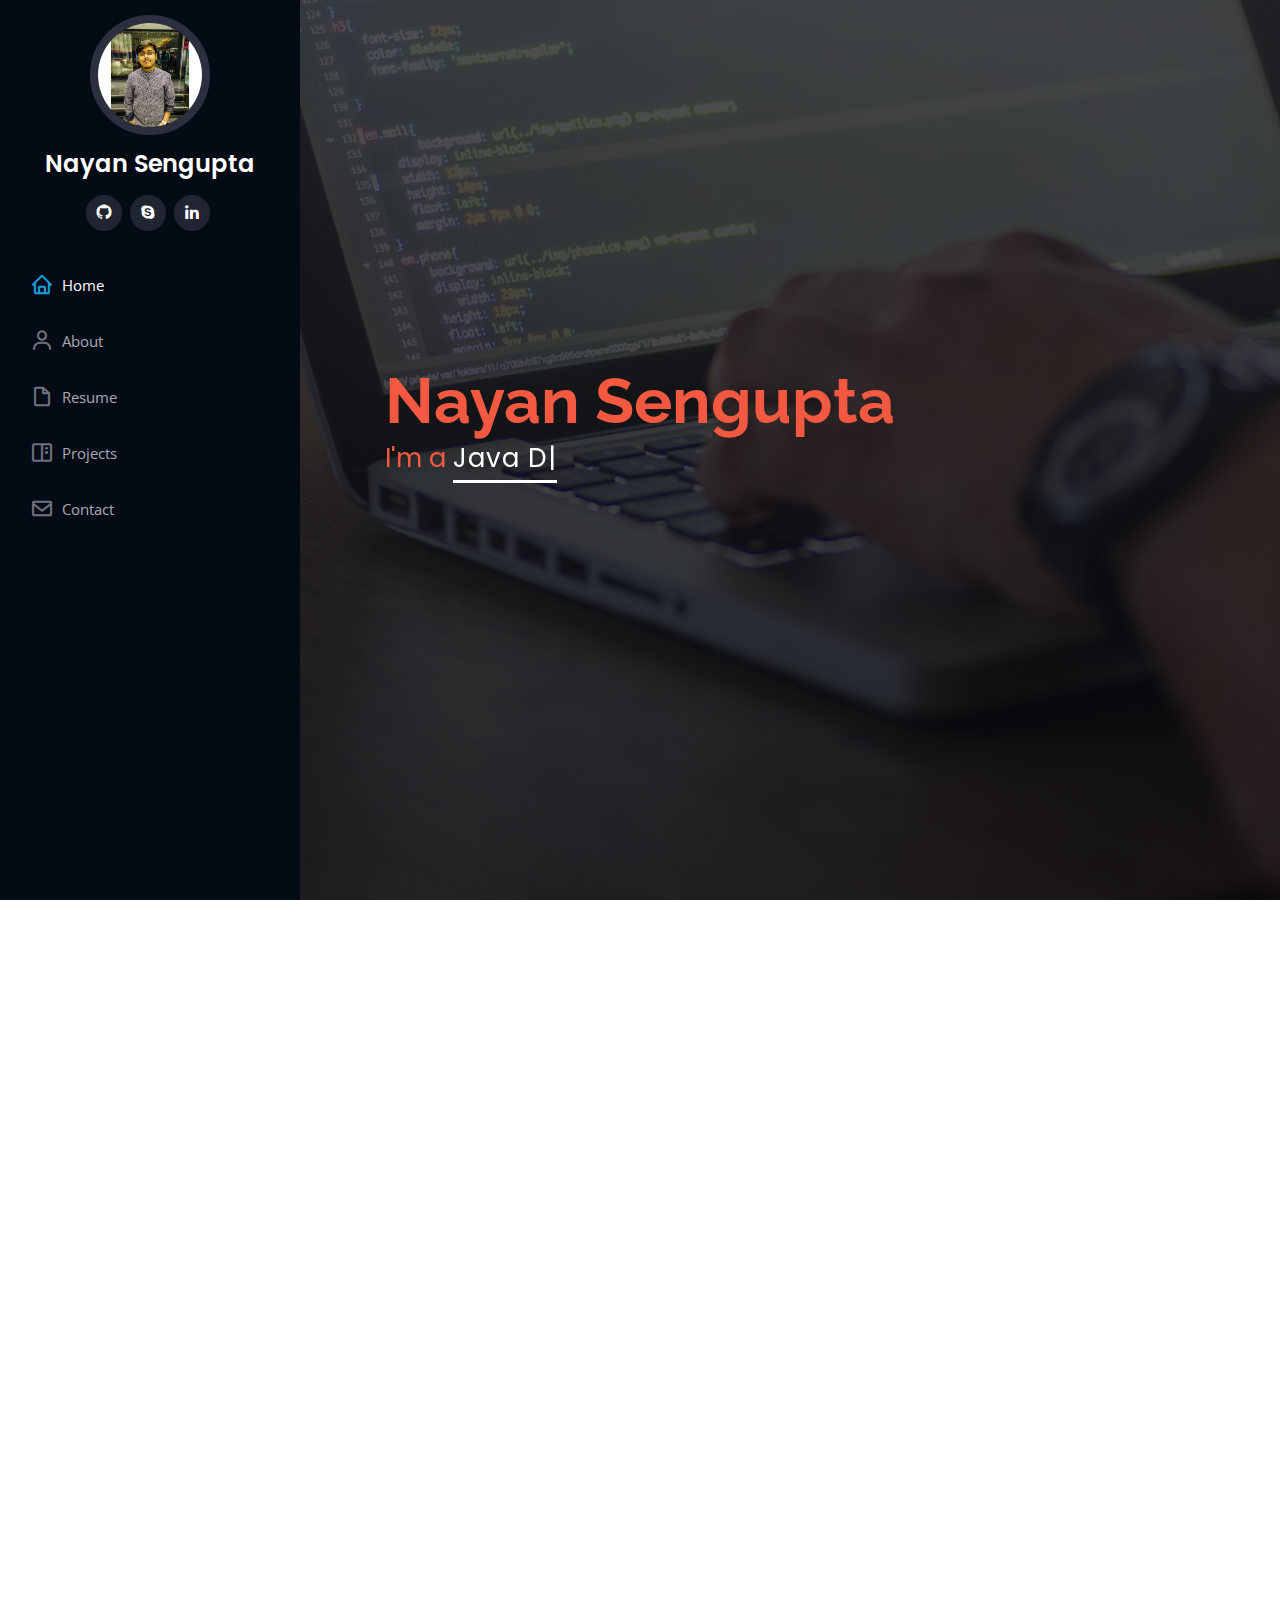
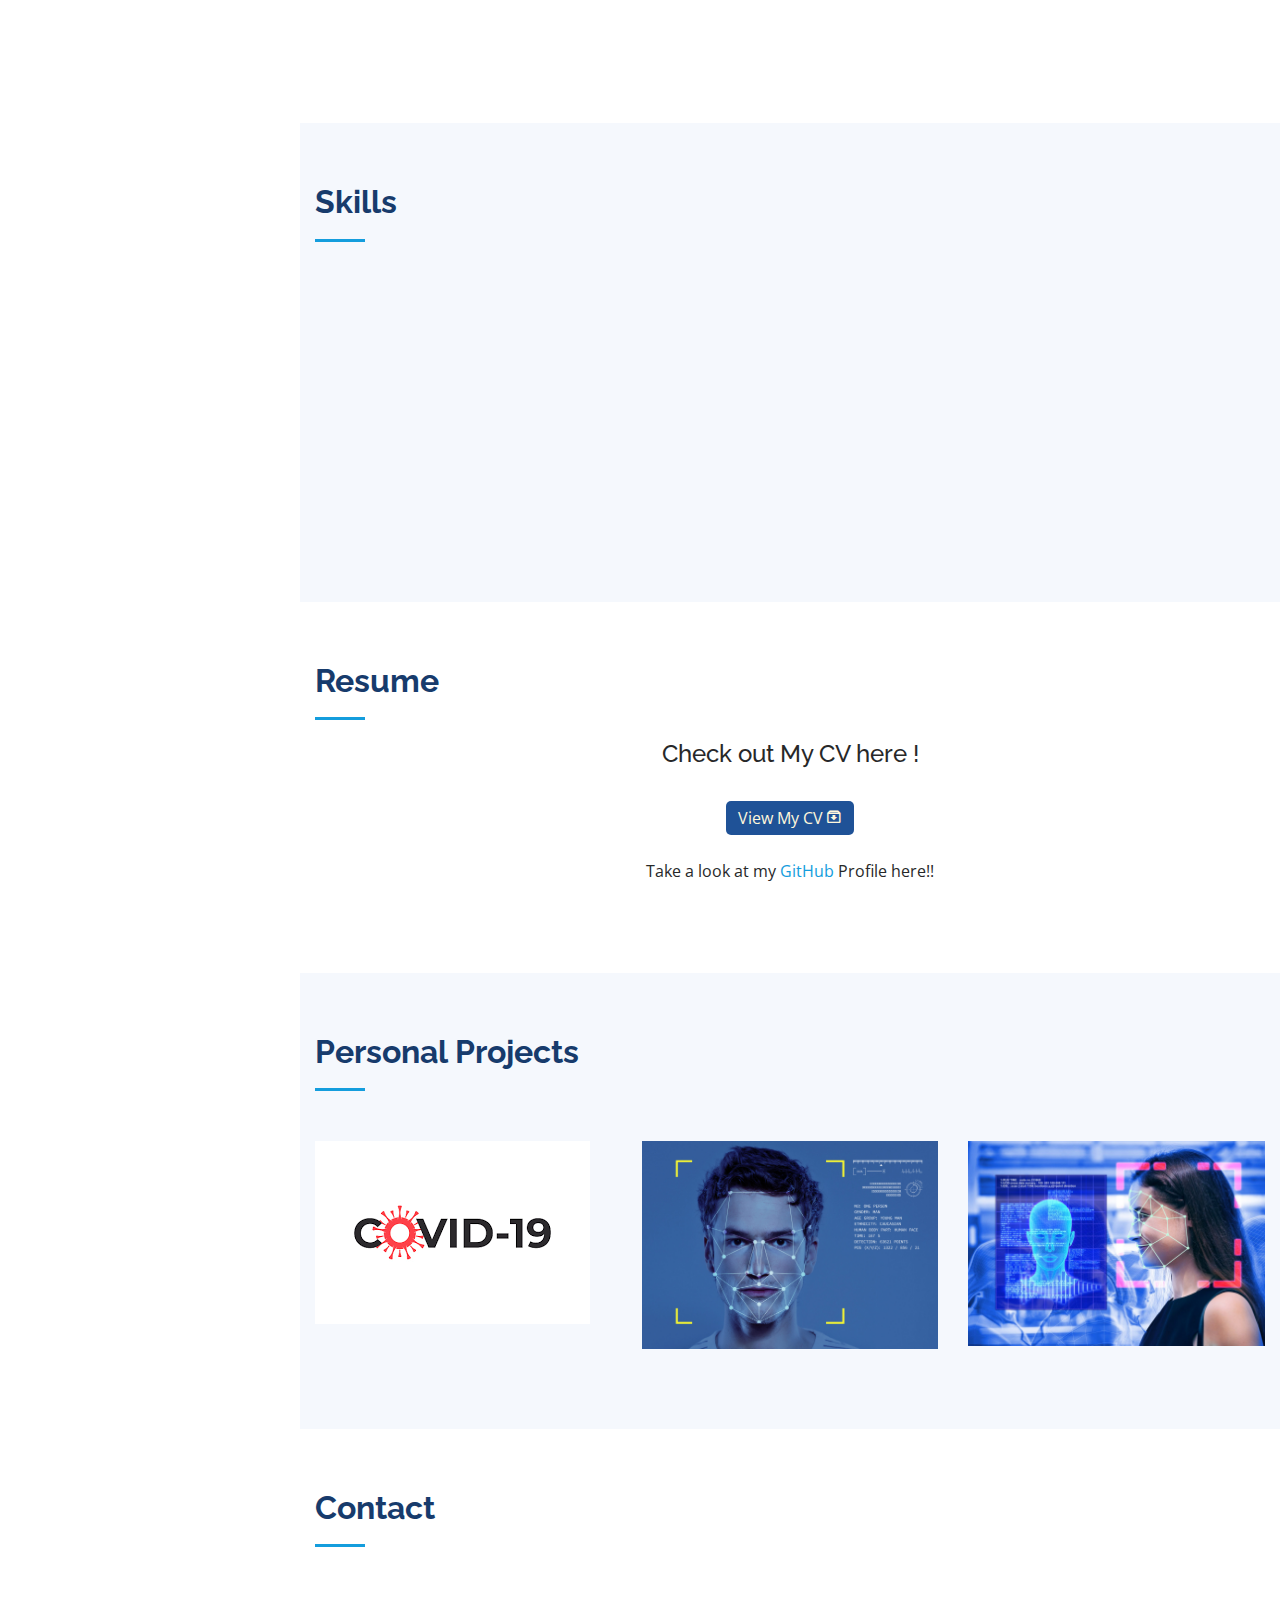
<file: index.html>
<!DOCTYPE html>
<html lang="en">

<head>
    <meta charset="utf-8">
    <meta content="width=device-width, initial-scale=1.0" name="viewport">

    <title>Nayan's Portfolio</title>
    <meta content="" name="description">
    <meta content="" name="keywords">

    <!-- Favicons
  <link href="assets/img/favicon.png" rel="icon">
  <link href="assets/img/apple-touch-icon.png" rel="apple-touch-icon"> -->

    <!-- Google Fonts -->
    <link href="https://fonts.googleapis.com/css?family=Open+Sans:300,300i,400,400i,600,600i,700,700i|Raleway:300,300i,400,400i,500,500i,600,600i,700,700i|Poppins:300,300i,400,400i,500,500i,600,600i,700,700i" rel="stylesheet">
    <!-- Add icon library -->
    <link rel="stylesheet" href="https://cdnjs.cloudflare.com/ajax/libs/font-awesome/4.7.0/css/font-awesome.min.css">

    <!-- Vendor CSS Files -->
    <link href="assets/vendor/bootstrap/css/bootstrap.min.css" rel="stylesheet">
    <link href="assets/vendor/icofont/icofont.min.css" rel="stylesheet">
    <link href="assets/vendor/boxicons/css/boxicons.min.css" rel="stylesheet">
    <link href="assets/vendor/venobox/venobox.css" rel="stylesheet">
    <link href="assets/vendor/owl.carousel/assets/owl.carousel.min.css" rel="stylesheet">
    <link href="assets/vendor/aos/aos.css" rel="stylesheet">

    <!-- Template Main CSS File -->
    <link href="assets/css/style.css" rel="stylesheet">


</head>

<body>

    <!-- ======= Mobile nav toggle button ======= -->
    <button type="button" class="mobile-nav-toggle d-xl-none"><i class="icofont-navigation-menu"></i></button>

    <!-- ======= Header ======= -->
    <header id="header">
        <div class="d-flex flex-column">

            <div class="profile">
                <img src="assets/img/portfolio_dp.jpeg" alt="" class="img-fluid rounded-circle">
                <h1 class="text-light"><a href="index.html">Nayan Sengupta</a></h1>
                <div class="social-links mt-3 text-center">

                    <a href="https://github.com/Nayansengupta99" class="github"><i class="bx bxl-github"></i></a>
                    <a href="#" class="google-plus"><i class="bx bxl-skype"></i></a>
                    <a href="https://www.linkedin.com/in/nayan-sengupta-398999160/" class="linkedin"><i
              class="bx bxl-linkedin"></i></a>
                </div>
            </div>

            <nav class="nav-menu">
                <ul>
                    <li class="active"><a href="index.html"><i class="bx bx-home"></i> <span>Home</span></a></li>
                    <li><a href="#about"><i class="bx bx-user"></i> <span>About</span></a></li>
                    <li><a href="#resume"><i class="bx bx-file-blank"></i> <span>Resume</span></a></li>
                    <li><a href="#portfolio"><i class="bx bx-book-content"></i> Projects</a></li>
                    <li><a href="#contact"><i class="bx bx-envelope"></i> Contact</a></li>

                </ul>
            </nav>
            <!-- .nav-menu -->
            <button type="button" class="mobile-nav-toggle d-xl-none"><i class="icofont-navigation-menu"></i></button>

        </div>
    </header>
    <!-- End Header -->

    <!-- ======= Hero Section ======= -->
    <section id="hero" class="d-flex flex-column justify-content-center align-items-center">
        <div class="hero-container" data-aos="fade-in">
            <h1 style="color:rgb(243, 89, 65);">Nayan Sengupta</h1>
            <p style="color:rgb(243, 89, 65);">I'm a <span class="typed" data-typed-items="Java Developer, Competitive Coder"></span></p>
        </div>
    </section>
    <!-- End Hero -->

    <main id="main">

        <!-- ======= About Section ======= -->
        <section id="about" class="about">
            <div class="container">



                <div class="row">
                    <div class="col-lg-4" data-aos="fade-right">
                        <img src="assets/img/portfolio_dp.jpeg" class="img-fluid" alt=""> <br><br>
                        <img src="assets/img/AZ-900-1.png" class="img-fluid" alt="" width="120" height="120" style="margin-left: 50px;">
                        <img src="assets/img/azure-data-fundamentals-600x600.png" class="img-fluid" alt="" width="120" height="120" style="margin-left: 10px;">
                    </div>
                    <div class="col-lg-8 pt-4 pt-lg-0 content" data-aos="fade-left">
                        <h3>About Me</h3>

                        <p>
                            Hello, I am Nayan Sengupta. I am currently working as a Software Engineer in <a href="https://sapiens.com/">Sapiens. </a>I have done my BTECH from Kalyani Govt Engineering College and ended my graduation on 2020 in Information
                            Technology.
                        </p>
                        <p>
                            <!-- My field of interest is Back-End Development. As a Java Developer, I use to build application in
              Spring-Boot Framework. It's been 9 months since I have started working with Spring Boot. I have developed
              a few end to end projects of my own. I also have experience in deploying web applications in AWS. I am
              looking forward to develop some user-friendly applications in upcoming days. -->

                            Currently, I am having 3.6 years of experience in Software Development and System Design domains. I have worked collaboratively with different clients specially from Europe BFSI Accounts, UK based Retail Accounts and Insurance Based Clients. I have mostly
                            worked as a Backend Java Developer. Currently, I'm working as a Software developer in Sapiens and being a part of core Product Developement Team, responsible for building product as per customer requirements and solving production
                            bugs. Apart from that, I have profound knowledge about Azure Cloud and Azure DevOps as well. I also have expertise on containerised deployments such as in Docker and Kubernetes. Till days, I have worked with brilliant minds
                            in Agile Environment and have good familiarity with Scrum ,JIRA ,GIT, ADO Boards. I am also a quick learner having the capability of grasping new technologies in no time. Apart from learning new technologies, love to train
                            people on same. Took many sessions on different technologies training. I am always ready to accept challenges and put my best effort in accomplishing them.


                        </p>
                        <p>
                            Till date, I have acheived :
                            <ol>
                                <li>Awarded Sapiens Bravo Award for solving a production outage with a critical feature of the core system for Mauritius Client</li>
                                <li> Awarded Special Initiative Award for contributing and providing quality solutions to one of the complex projects of TCS - BFSI Europe.</li>
                                <li>Received the Highest Annual Rating among all Team Members in current project in TCS (FY-22)</li>
                            </ol>

                    </div>
                </div>

            </div>
        </section>
        <!-- End About Section -->


        <!-- ======= Skills Section ======= -->
        <section id="skills" class="skills section-bg">
            <div class="container">

                <div class="section-title">
                    <h2>Skills</h2>

                </div>

                <div class="row skills-content">

                    <div class="col-lg-6" data-aos="fade-up">

                        <div class="progress">
                            <span class="skill">Advance Java <i class="val">85%</i></span>
                            <div class="progress-bar-wrap">
                                <div class="progress-bar" role="progressbar" aria-valuenow="85" aria-valuemin="0" aria-valuemax="100">
                                </div>
                            </div>
                        </div>

                        <div class="progress">
                            <span class="skill">Spring-Boot <i class="val">100%</i></span>
                            <div class="progress-bar-wrap">
                                <div class="progress-bar" role="progressbar" aria-valuenow="100" aria-valuemin="0" aria-valuemax="100">
                                </div>
                            </div>
                        </div>

                        <div class="progress">
                            <span class="skill">Azure DevOps <i class="val">75%</i></span>
                            <div class="progress-bar-wrap">
                                <div class="progress-bar" role="progressbar" aria-valuenow="75" aria-valuemin="0" aria-valuemax="100">
                                </div>
                            </div>
                        </div>
                        <div class="progress">
                            <span class="skill">Azure Functions <i class="val">75%</i></span>
                            <div class="progress-bar-wrap">
                                <div class="progress-bar" role="progressbar" aria-valuenow="75" aria-valuemin="0" aria-valuemax="100">
                                </div>
                            </div>
                        </div>

                        <div class="progress">
                            <span class="skill">Talend<i class="val">55%</i></span>
                            <div class="progress-bar-wrap">
                                <div class="progress-bar" role="progressbar" aria-valuenow="55" aria-valuemin="0" aria-valuemax="100">
                                </div>
                            </div>
                        </div>

                    </div>

                    <div class="col-lg-6" data-aos="fade-up" data-aos-delay="100">

                        <div class="progress">
                            <span class="skill">Python<i class="val">80%</i></span>
                            <div class="progress-bar-wrap">
                                <div class="progress-bar" role="progressbar" aria-valuenow="80" aria-valuemin="0" aria-valuemax="100">
                                </div>
                            </div>
                        </div>

                        <div class="progress">
                            <span class="skill">JPA/Hibernate <i class="val">90%</i></span>
                            <div class="progress-bar-wrap">
                                <div class="progress-bar" role="progressbar" aria-valuenow="90" aria-valuemin="0" aria-valuemax="100">
                                </div>
                            </div>
                        </div>

                        <div class="progress">
                            <span class="skill"> Docker <i class="val">75%</i></span>
                            <div class="progress-bar-wrap">
                                <div class="progress-bar" role="progressbar" aria-valuenow="75" aria-valuemin="0" aria-valuemax="100">
                                </div>
                            </div>
                        </div>

                        <div class="progress">
                            <span class="skill"> Kubernetes<i class="val">75%</i></span>
                            <div class="progress-bar-wrap">
                                <div class="progress-bar" role="progressbar" aria-valuenow="75" aria-valuemin="0" aria-valuemax="100">
                                </div>
                            </div>
                        </div>

                        <div class="progress">
                            <span class="skill"> Data Structure and Algorithm <i class="val">70%</i></span>
                            <div class="progress-bar-wrap">
                                <div class="progress-bar" role="progressbar" aria-valuenow="55" aria-valuemin="0" aria-valuemax="100">
                                </div>
                            </div>
                        </div>

                    </div>

                </div>

            </div>
        </section>
        <!-- End Skills Section -->

        <!-- ======= Resume Section ======= -->
        <section id="resume" class="resume">
            <div class="container">

                <div class="section-title">
                    <h2>Resume</h2>

                    <div class="text-center">
                        <h4>Check out My CV here !</h4><br>
                        <button id="cv" style="color: cornsilk;" onclick="location.href='https://drive.google.com/file/d/1UfrYpL3gfTiwRO1Y077erZEGxN_P_LTw/view?usp=sharing'" type="button">
              View My CV<i style="margin-left: 3px;" class="bx bx-archive-in"></i></button><br> <br> Take a look at my <a href="https://github.com/Nayansengupta99">GitHub</a> Profile here!!

                    </div>
                </div>



            </div>
        </section>
        <!-- End Resume Section -->

        <!-- ======= Portfolio Section ======= -->
        <section id="portfolio" class="portfolio section-bg">
            <div class="container">

                <div class="section-title">
                    <h2>Personal Projects</h2>
                </div>

                <div class="row portfolio-container">

                    <div class="col-lg-4 col-md-6 portfolio-item filter-app">
                        <img src="assets/img/download (1).png" class="img-fluid" alt="">
                        <div class="portfolio-info">
                            <h4>West-Bengal Vaccination Tracker</h4>


                            <a href="https://github.com/Nayansengupta99/Face_detector" class="details-link" title="More Details"><i
                  class="bx bx-link"></i></a>
                        </div>
                    </div>

                    <div class="col-lg-4 col-md-6 portfolio-item filter-web">
                        <img src="assets/img/portfolio/Learn-Facial-Recognition-scaled.jpg" class="img-fluid" alt="">
                        <div class="portfolio-info">
                            <h4>Facial Recognition Using Haar Cascade Classifier</h4>


                            <a href="https://github.com/Nayansengupta99/Digit-Recognizer" class="details-link" title="More Details"><i
                  class="bx bx-link"></i></a>
                        </div>
                    </div>

                    <div class="col-lg-4 col-md-6 portfolio-item filter-app">
                        <img src="assets/img/portfolio/Artificial-Intelligence-Emotion-Recognition.jpg" class="img-fluid" alt="">
                        <div class="portfolio-info">
                            <h4>Human-Emotion-Recognition</h4>


                            <a href="https://github.com/Nayansengupta99/Human-Emotion-Recognition" class="details-link" title="More Details"><i class="bx bx-link"></i></a>
                        </div>
                    </div>

                    <!-- <div class="col-lg-4 col-md-6 portfolio-item filter-card">
            <img src="assets/img/portfolio/portfolio-4.jpg" class="img-fluid" alt="">
            <div class="portfolio-info">
              <h4>Card 2</h4>
              <p>Card</p>
              <a href="assets/img/portfolio/portfolio-4.jpg" data-gall="portfolioGallery" class="venobox preview-link" title="Card 2"><i class="bx bx-plus"></i></a>
              <a href="portfolio-details.html" class="details-link" title="More Details"><i class="bx bx-link"></i></a>
            </div>
          </div>

          <div class="col-lg-4 col-md-6 portfolio-item filter-web">
            <img src="assets/img/portfolio/portfolio-5.jpg" class="img-fluid" alt="">
            <div class="portfolio-info">
              <h4>Web 2</h4>
              <p>Web</p>
              <a href="assets/img/portfolio/portfolio-5.jpg" data-gall="portfolioGallery" class="venobox preview-link" title="Web 2"><i class="bx bx-plus"></i></a>
              <a href="portfolio-details.html" class="details-link" title="More Details"><i class="bx bx-link"></i></a>
            </div>
          </div>

          <div class="col-lg-4 col-md-6 portfolio-item filter-app">
            <img src="assets/img/portfolio/portfolio-6.jpg" class="img-fluid" alt="">
            <div class="portfolio-info">
              <h4>App 3</h4>
              <p>App</p>
              <a href="assets/img/portfolio/portfolio-6.jpg" data-gall="portfolioGallery" class="venobox preview-link" title="App 3"><i class="bx bx-plus"></i></a>
              <a href="portfolio-details.html" class="details-link" title="More Details"><i class="bx bx-link"></i></a>
            </div>
          </div> -->

                </div>

            </div>

            </div>
        </section>
        <!-- End Portfolio Section -->


        <!-- ======= Contact Section ======= -->
        <section id="contact" class="contact">
            <div class="container">

                <div class="section-title">
                    <h2>Contact</h2>
                </div>

                <div class="row" data-aos="fade-in">

                    <div class="col-lg-5 d-flex align-items-stretch" class="img">
                        <img src="./assets/img/portfolio/15497537.jpg" width="400" height="600">

                    </div>

                    <div class="col-lg-7 mt-5 mt-lg-0 d-flex align-items-stretch">
                        <form name="contact-form" id="form" action="https://formsubmit.co/nayansengupta99@gmail.com" method="POST" role="form" class="php-email-form" onSubmit="alert('Thank you for your response.');">
                            <div class="form-row">
                                <div class="form-group col-md-6">
                                    <label for="name">Your Name</label>
                                    <input type="text" name="name" class="form-control" id="name" data-rule="minlen:4" data-msg="Please enter at least 4 chars" />
                                    <div class="validate"></div>
                                </div>
                                <div class="form-group col-md-6">
                                    <label for="name">Your Email</label>
                                    <input type="email" class="form-control" name="email" id="email" data-rule="email" data-msg="Please enter a valid email" />
                                    <div class="validate"></div>
                                </div>
                            </div>
                            <div class="form-group">
                                <label for="name">Subject</label>
                                <input type="text" class="form-control" name="subject" id="subject" data-rule="minlen:4" data-msg="Please enter at least 8 chars of subject" />
                                <div class="validate"></div>
                            </div>
                            <div class="form-group">
                                <label for="name">Message</label>
                                <textarea class="form-control" name="message" rows="10" data-rule="required" data-msg="Please write something for us"></textarea>
                                <div class="validate"></div>
                            </div>

                            <div class="text-center"><button type="submit" onclick="submitForm()">Send Message</button>
                                <script>
                                    function submitForm() {
                                        // Get the first form with the name
                                        // Usually the form name is not repeated
                                        // but duplicate names are possible in HTML
                                        // Therefore to work around the issue, enforce the correct index
                                        var frm = document.getElementsByName('contact-form')[0];

                                        frm.reset(); // Reset all form data
                                        return false; // Prevent page refresh
                                    }
                                </script>

                            </div>
                        </form>

                    </div>


                </div>

            </div>
        </section>
        <!-- End Contact Section -->

    </main>
    <!-- End #main -->



    <a href="#" class="back-to-top"><i class="icofont-simple-up"></i></a>

    <!-- Vendor JS Files -->
    <script src="assets/vendor/jquery/jquery.min.js"></script>
    <script src="assets/vendor/bootstrap/js/bootstrap.bundle.min.js"></script>
    <script src="assets/vendor/jquery.easing/jquery.easing.min.js"></script>
    <script src="assets/vendor/php-email-form/validate.js"></script>
    <script src="assets/vendor/waypoints/jquery.waypoints.min.js"></script>
    <script src="assets/vendor/counterup/counterup.min.js"></script>
    <script src="assets/vendor/isotope-layout/isotope.pkgd.min.js"></script>
    <script src="assets/vendor/venobox/venobox.min.js"></script>
    <script src="assets/vendor/owl.carousel/owl.carousel.min.js"></script>
    <script src="assets/vendor/typed.js/typed.min.js"></script>
    <script src="assets/vendor/aos/aos.js"></script>

    <!-- Template Main JS File -->
    <script src="assets/js/main.js"></script>

</body>

</html>
</file>
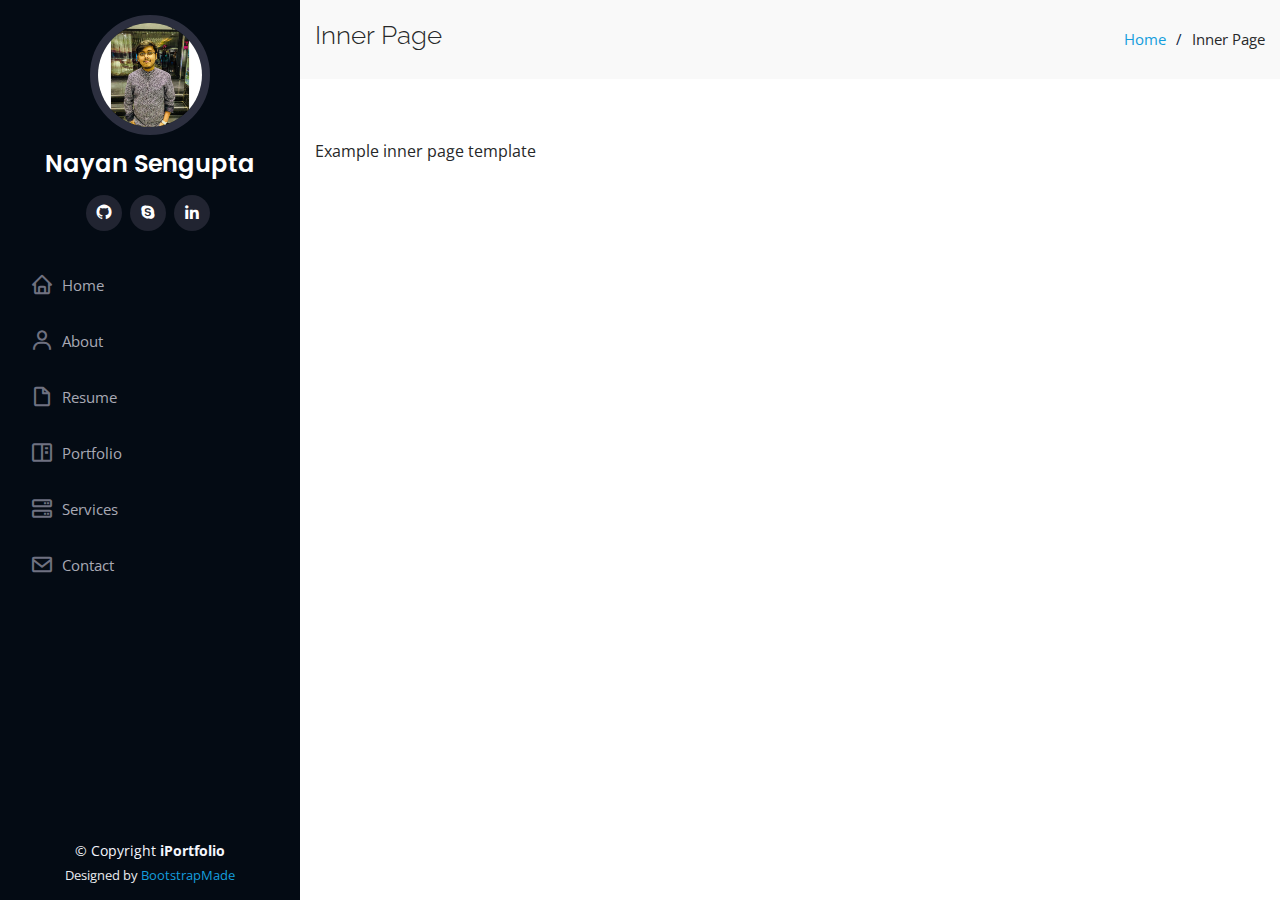
<file: inner-page.html>
<!DOCTYPE html>
<html lang="en">

<head>
    <meta charset="utf-8">
    <meta content="width=device-width, initial-scale=1.0" name="viewport">

    <title>Nayan's PortFolio</title>
    <meta content="" name="description">
    <meta content="" name="keywords">

    <!-- Favicons -->
    <link href="assets/img/favicon.png" rel="icon">
    <link href="assets/img/apple-touch-icon.png" rel="apple-touch-icon">

    <!-- Google Fonts -->
    <link href="https://fonts.googleapis.com/css?family=Open+Sans:300,300i,400,400i,600,600i,700,700i|Raleway:300,300i,400,400i,500,500i,600,600i,700,700i|Poppins:300,300i,400,400i,500,500i,600,600i,700,700i" rel="stylesheet">

    <!-- Vendor CSS Files -->
    <link href="assets/vendor/bootstrap/css/bootstrap.min.css" rel="stylesheet">
    <link href="assets/vendor/icofont/icofont.min.css" rel="stylesheet">
    <link href="assets/vendor/boxicons/css/boxicons.min.css" rel="stylesheet">
    <link href="assets/vendor/venobox/venobox.css" rel="stylesheet">
    <link href="assets/vendor/owl.carousel/assets/owl.carousel.min.css" rel="stylesheet">
    <link href="assets/vendor/aos/aos.css" rel="stylesheet">

    <!-- Template Main CSS File -->
    <link href="assets/css/style.css" rel="stylesheet">

</head>

<body>

    <!-- ======= Mobile nav toggle button ======= -->
    <button type="button" class="mobile-nav-toggle d-xl-none"><i class="icofont-navigation-menu"></i></button>

    <!-- ======= Header ======= -->
    <header id="header">
        <div class="d-flex flex-column">

            <div class="profile">
                <img src="assets/img/portfolio_dp.jpeg" alt="" class="img-fluid rounded-circle">
                <h1 class="text-light"><a href="index.html">Nayan Sengupta</a></h1>
                <div class="social-links mt-3 text-center">

                    <a href="#" class="github"><i class="bx bxl-github"></i></a>
                    <a href="#" class="google-plus"><i class="bx bxl-skype"></i></a>
                    <a href="#" class="linkedin"><i class="bx bxl-linkedin"></i></a>
                </div>
            </div>

            <nav class="nav-menu">
                <ul>
                    <li><a href="index.html"><i class="bx bx-home"></i> <span>Home</span></a></li>
                    <li><a href="#about"><i class="bx bx-user"></i> <span>About</span></a></li>
                    <li><a href="#resume"><i class="bx bx-file-blank"></i> <span>Resume</span></a></li>
                    <li><a href="#portfolio"><i class="bx bx-book-content"></i> Portfolio</a></li>
                    <li><a href="#services"><i class="bx bx-server"></i> Services</a></li>
                    <li><a href="#contact"><i class="bx bx-envelope"></i> Contact</a></li>

                </ul>
            </nav>
            <!-- .nav-menu -->
            <button type="button" class="mobile-nav-toggle d-xl-none"><i class="icofont-navigation-menu"></i></button>

        </div>
    </header>
    <!-- End Header -->

    <main id="main">

        <!-- ======= Breadcrumbs ======= -->
        <section class="breadcrumbs">
            <div class="container">

                <div class="d-flex justify-content-between align-items-center">
                    <h2>Inner Page</h2>
                    <ol>
                        <li><a href="index.html">Home</a></li>
                        <li>Inner Page</li>
                    </ol>
                </div>

            </div>
        </section>
        <!-- End Breadcrumbs -->

        <section class="inner-page">
            <div class="container">
                <p>
                    Example inner page template
                </p>
            </div>
        </section>

    </main>
    <!-- End #main -->

    <!-- ======= Footer ======= -->
    <footer id="footer">
        <div class="container">
            <div class="copyright">
                &copy; Copyright <strong><span>iPortfolio</span></strong>
            </div>
            <div class="credits">
                <!-- All the links in the footer should remain intact. -->
                <!-- You can delete the links only if you purchased the pro version. -->
                <!-- Licensing information: https://bootstrapmade.com/license/ -->
                <!-- Purchase the pro version with working PHP/AJAX contact form: https://bootstrapmade.com/iportfolio-bootstrap-portfolio-websites-template/ -->
                Designed by <a href="https://bootstrapmade.com/">BootstrapMade</a>
            </div>
        </div>
    </footer>
    <!-- End  Footer -->

    <a href="#" class="back-to-top"><i class="icofont-simple-up"></i></a>

    <!-- Vendor JS Files -->
    <script src="assets/vendor/jquery/jquery.min.js"></script>
    <script src="assets/vendor/bootstrap/js/bootstrap.bundle.min.js"></script>
    <script src="assets/vendor/jquery.easing/jquery.easing.min.js"></script>
    <script src="assets/vendor/php-email-form/validate.js"></script>
    <script src="assets/vendor/waypoints/jquery.waypoints.min.js"></script>
    <script src="assets/vendor/counterup/counterup.min.js"></script>
    <script src="assets/vendor/isotope-layout/isotope.pkgd.min.js"></script>
    <script src="assets/vendor/venobox/venobox.min.js"></script>
    <script src="assets/vendor/owl.carousel/owl.carousel.min.js"></script>
    <script src="assets/vendor/typed.js/typed.min.js"></script>
    <script src="assets/vendor/aos/aos.js"></script>

    <!-- Template Main JS File -->
    <script src="assets/js/main.js"></script>

</body>

</html>
</file>
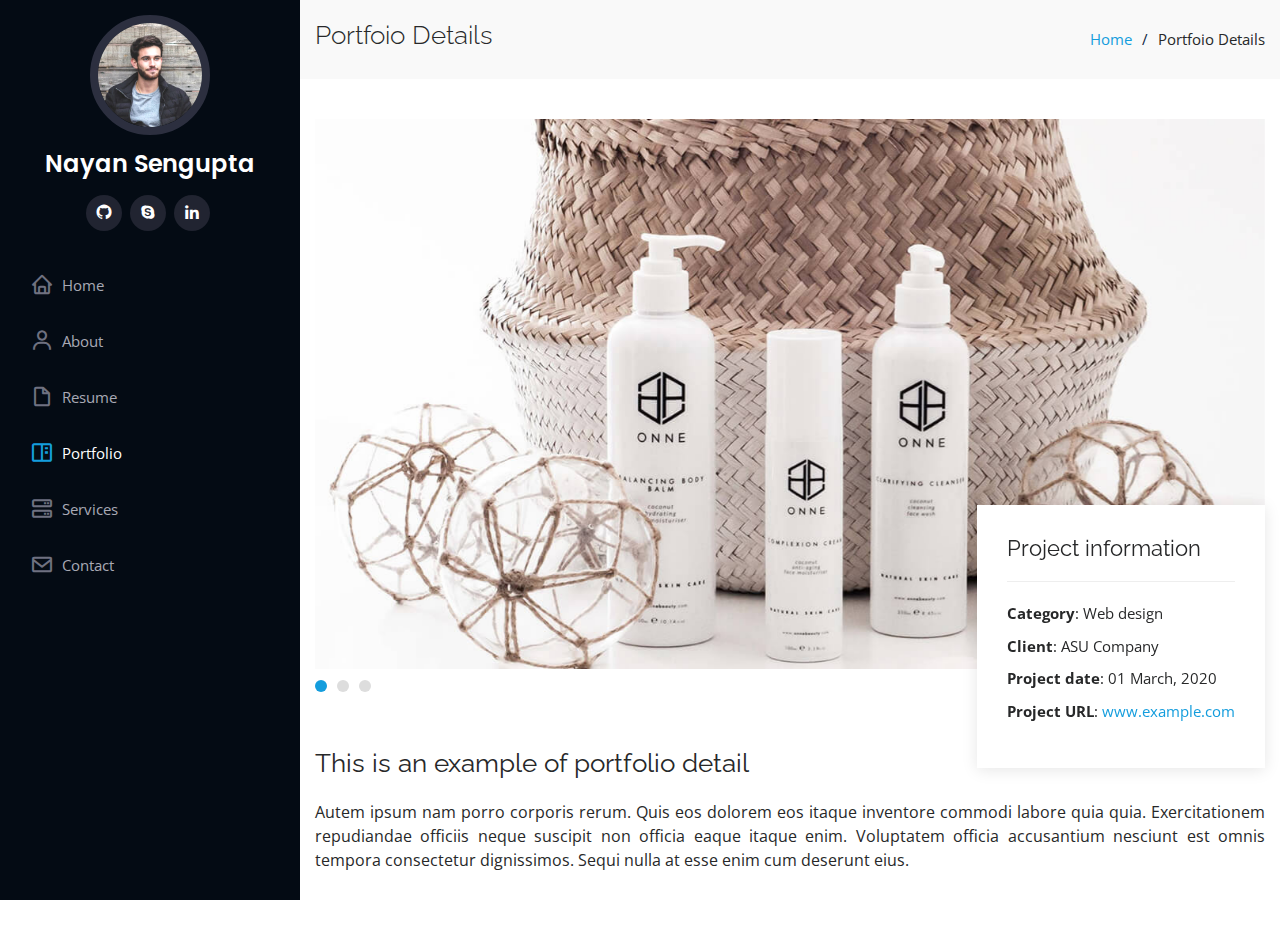
<file: portfolio-details.html>
<!DOCTYPE html>
<html lang="en">

<head>
    <meta charset="utf-8">
    <meta content="width=device-width, initial-scale=1.0" name="viewport">

    <title>Nayan's Portfolio</title>
    <meta content="" name="description">
    <meta content="" name="keywords">

    <!-- Favicons -->
    <link href="assets/img/favicon.png" rel="icon">
    <link href="assets/img/apple-touch-icon.png" rel="apple-touch-icon">

    <!-- Google Fonts -->
    <link href="https://fonts.googleapis.com/css?family=Open+Sans:300,300i,400,400i,600,600i,700,700i|Raleway:300,300i,400,400i,500,500i,600,600i,700,700i|Poppins:300,300i,400,400i,500,500i,600,600i,700,700i" rel="stylesheet">

    <!-- Vendor CSS Files -->
    <link href="assets/vendor/bootstrap/css/bootstrap.min.css" rel="stylesheet">
    <link href="assets/vendor/icofont/icofont.min.css" rel="stylesheet">
    <link href="assets/vendor/boxicons/css/boxicons.min.css" rel="stylesheet">
    <link href="assets/vendor/venobox/venobox.css" rel="stylesheet">
    <link href="assets/vendor/owl.carousel/assets/owl.carousel.min.css" rel="stylesheet">
    <link href="assets/vendor/aos/aos.css" rel="stylesheet">

    <!-- Template Main CSS File -->
    <link href="assets/css/style.css" rel="stylesheet">

</head>

<body>

    <!-- ======= Mobile nav toggle button ======= -->
    <button type="button" class="mobile-nav-toggle d-xl-none"><i class="icofont-navigation-menu"></i></button>

    <!-- ======= Header ======= -->
    <header id="header">
        <div class="d-flex flex-column">

            <div class="profile">
                <img src="assets/img/profile-img.jpg" alt="" class="img-fluid rounded-circle">
                <h1 class="text-light"><a href="index.html">Nayan Sengupta</a></h1>
                <div class="social-links mt-3 text-center">

                    <a href="#" class="github"><i class="bx bxl-github"></i></a>
                    <a href="#" class="google-plus"><i class="bx bxl-skype"></i></a>
                    <a href="#" class="linkedin"><i class="bx bxl-linkedin"></i></a>
                </div>
            </div>

            <nav class="nav-menu">
                <ul>
                    <li><a href="index.html"><i class="bx bx-home"></i> <span>Home</span></a></li>
                    <li><a href="#about"><i class="bx bx-user"></i> <span>About</span></a></li>
                    <li><a href="#resume"><i class="bx bx-file-blank"></i> <span>Resume</span></a></li>
                    <li class="active"><a href="#portfolio"><i class="bx bx-book-content"></i> Portfolio</a></li>
                    <li><a href="#services"><i class="bx bx-server"></i> Services</a></li>
                    <li><a href="#contact"><i class="bx bx-envelope"></i> Contact</a></li>

                </ul>
            </nav>
            <!-- .nav-menu -->
            <button type="button" class="mobile-nav-toggle d-xl-none"><i class="icofont-navigation-menu"></i></button>

        </div>
    </header>
    <!-- End Header -->

    <main id="main">

        <!-- ======= Breadcrumbs ======= -->
        <section id="breadcrumbs" class="breadcrumbs">
            <div class="container">

                <div class="d-flex justify-content-between align-items-center">
                    <h2>Portfoio Details</h2>
                    <ol>
                        <li><a href="index.html">Home</a></li>
                        <li>Portfoio Details</li>
                    </ol>
                </div>

            </div>
        </section>
        <!-- End Breadcrumbs -->

        <!-- ======= Portfolio Details Section ======= -->
        <section id="portfolio-details" class="portfolio-details">
            <div class="container">

                <div class="portfolio-details-container">

                    <div class="owl-carousel portfolio-details-carousel">
                        <img src="assets/img/portfolio-details-1.jpg" class="img-fluid" alt="">
                        <img src="assets/img/portfolio-details-2.jpg" class="img-fluid" alt="">
                        <img src="assets/img/portfolio-details-3.jpg" class="img-fluid" alt="">
                    </div>

                    <div class="portfolio-info">
                        <h3>Project information</h3>
                        <ul>
                            <li><strong>Category</strong>: Web design</li>
                            <li><strong>Client</strong>: ASU Company</li>
                            <li><strong>Project date</strong>: 01 March, 2020</li>
                            <li><strong>Project URL</strong>: <a href="#">www.example.com</a></li>
                        </ul>
                    </div>

                </div>

                <div class="portfolio-description">
                    <h2>This is an example of portfolio detail</h2>
                    <p>
                        Autem ipsum nam porro corporis rerum. Quis eos dolorem eos itaque inventore commodi labore quia quia. Exercitationem repudiandae officiis neque suscipit non officia eaque itaque enim. Voluptatem officia accusantium nesciunt est omnis tempora consectetur
                        dignissimos. Sequi nulla at esse enim cum deserunt eius.
                    </p>
                </div>

            </div>
        </section>
        <!-- End Portfolio Details Section -->

    </main>
    <!-- End #main -->



    <a href="#" class="back-to-top"><i class="icofont-simple-up"></i></a>

    <!-- Vendor JS Files -->
    <script src="assets/vendor/jquery/jquery.min.js"></script>
    <script src="assets/vendor/bootstrap/js/bootstrap.bundle.min.js"></script>
    <script src="assets/vendor/jquery.easing/jquery.easing.min.js"></script>
    <script src="assets/vendor/php-email-form/validate.js"></script>
    <script src="assets/vendor/waypoints/jquery.waypoints.min.js"></script>
    <script src="assets/vendor/counterup/counterup.min.js"></script>
    <script src="assets/vendor/isotope-layout/isotope.pkgd.min.js"></script>
    <script src="assets/vendor/venobox/venobox.min.js"></script>
    <script src="assets/vendor/owl.carousel/owl.carousel.min.js"></script>
    <script src="assets/vendor/typed.js/typed.min.js"></script>
    <script src="assets/vendor/aos/aos.js"></script>

    <!-- Template Main JS File -->
    <script src="assets/js/main.js"></script>

</body>

</html>
</file>
<file: assets/vendor/venobox/venobox.css>
/* ------ venobox.css --------*/
.vbox-overlay *, .vbox-overlay *:before, .vbox-overlay *:after{
    -webkit-backface-visibility: hidden;
    -webkit-box-sizing:border-box;
    -moz-box-sizing:border-box;
    box-sizing:border-box;
}
.vbox-overlay * { 
    -webkit-backface-visibility: visible;
    backface-visibility: visible;
}
.vbox-overlay{
    display: -webkit-flex;
    display: flex;
    -webkit-flex-direction: column;
    flex-direction: column;
    -webkit-justify-content: center;
    justify-content: center;
    -webkit-align-items: center;
    align-items: center;
    position: fixed;
    left: 0;
    top: 0;
    bottom: 0;
    right: 0;
    z-index: 999999;
}

/* ----- navigation ----- */
.vbox-title{
    width: 100%;
    height: 40px;
    float: left;
    text-align: center;
    line-height: 28px;
    font-size: 12px;
    padding: 6px 50px;
    overflow: hidden;
    position: fixed;
    display: none;
    left: 0;
    z-index: 89;
}
.vbox-close{
    cursor: pointer;
    position: fixed;
    top: -1px;
    right: 0;
    width: 50px;
    height: 40px;
    padding: 6px;
    display: block;
    background-position:10px center;
    overflow: hidden;
    font-size: 24px;
    line-height: 1;
    text-align: center;
    z-index: 99;
}
.vbox-left{
    cursor: pointer;
    position: fixed;
    left: 0;
    height: 40px;
    overflow: hidden;
    line-height: 28px;
    font-size: 12px;
    z-index: 99;
    display: flex;
    align-items:center;
}
.vbox-num{
    display: inline-block;
    margin: 6px 0 6px 15px;
}
/* ----- Social share ----- */
.vbox-share{
    line-height: 28px;
    font-size: 12px;
    overflow: hidden;
    position: fixed;
    left: 0;
    z-index: 98;
    display: flex;
    align-items:center;
    justify-content: center;
    width: 100%;
    text-align: center;
}
.vbox-share svg{
    max-height: 28px;
    width: 28px;
    z-index: 10;
    margin-left: 12px;
    margin-top: 6px;
    margin-bottom: 6px;
    vertical-align: middle;
}


/* ----- navigation ARROWS ----- */
.vbox-next, .vbox-prev{
    position: fixed;
    top: 50%;
    margin-top: -15px;
    overflow: hidden;
    cursor: pointer;
    display: block;
    width: 45px;
    height: 45px;
    z-index: 99;
}
.vbox-next span, .vbox-prev span{
    position: relative;
    width: 20px;
    height: 20px;
    border: 2px solid transparent;
    border-top-color: #B6B6B6;
    border-right-color: #B6B6B6;
    text-indent: -100px;
    position: absolute;
    top: 8px;
    display: block;
}
.vbox-prev{
    left: 15px;
}
.vbox-next{
    right: 15px;
}
.vbox-prev span{
    left: 10px;
    -ms-transform: rotate(-135deg);
    -webkit-transform: rotate(-135deg);
    transform: rotate(-135deg);
}
.vbox-next span{
    -ms-transform: rotate(45deg);
    -webkit-transform: rotate(45deg);
    transform: rotate(45deg);
    right: 10px;
}
/* ------- inline window ------ */
.vbox-inline{
    width: 420px;
    height: 315px;
    height: 70vh;
    padding: 10px;
    background: #fff;
    margin: 0 auto;
    overflow: auto;
    text-align: left;
}
/* ------- Video & iFrames window ------ */
.venoframe{
    max-width: 100%;
    width: 100%;
    border: none;
    width: 100%;
    height: 260px;
    height: 70vh;
}
.venoframe.vbvid{
    height: 260px;
}
@media (min-width: 768px) {
    .venoframe, .vbox-inline{
        width: 90%;
        height: 360px;
        height: 70vh;
    }
    .venoframe.vbvid{
        width: 640px;
        height: 360px;
    }
}
@media (min-width: 992px) {
    .venoframe, .vbox-inline{
        max-width: 1200px;
        width: 80%;
        height: 540px;
        height: 70vh;
    }
    .venoframe.vbvid{
        width: 960px;
        height: 540px;
    }
}
/* 
Please do NOT edit this part! 
or at least read this note: http://i.imgur.com/7C0ws9e.gif
*/
.vbox-open{
    overflow: hidden;
}
.vbox-container{
    position: absolute;
    left: 0;
    right: 0;
    top: 0;
    bottom: 0;
    overflow-x: hidden;
    overflow-y: scroll;
    overflow-scrolling: touch;
    -webkit-overflow-scrolling: touch;
    z-index: 20;
    max-height: 100%;

}

.vbox-content{
    text-align: center;
    float: left;
    width: 100%;
    position: relative;
    overflow: hidden;
    padding: 20px 4%;
}
.vbox-container img{
    max-width: 100%;
    height: auto;
}
.vbox-figlio{
    box-shadow: 0 0 12px rgba(0,0,0,0.19), 0 6px 6px rgba(0,0,0,0.23);
    max-width: 100%;
    text-align: initial;
}
img.vbox-figlio{
    -webkit-user-select: none;
-khtml-user-select: none;
-moz-user-select: none;
-o-user-select: none;
user-select: none;
}
.vbox-content.swipe-left{
    margin-left: -200px !important;
}
.vbox-content.swipe-right{
    margin-left: 200px !important;
}
.vbox-animated{
    webkit-transition: margin 300ms ease-out;
    transition: margin 300ms ease-out;
}

/* ---------- preloader ----------
 * SPINKIT 
 * http://tobiasahlin.com/spinkit/
-------------------------------- */
.sk-double-bounce,.sk-rotating-plane{width:40px;height:40px;margin:40px auto}.sk-rotating-plane{background-color:#333;-webkit-animation:sk-rotatePlane 1.2s infinite ease-in-out;animation:sk-rotatePlane 1.2s infinite ease-in-out}@-webkit-keyframes sk-rotatePlane{0%{-webkit-transform:perspective(120px) rotateX(0) rotateY(0);transform:perspective(120px) rotateX(0) rotateY(0)}50%{-webkit-transform:perspective(120px) rotateX(-180.1deg) rotateY(0);transform:perspective(120px) rotateX(-180.1deg) rotateY(0)}100%{-webkit-transform:perspective(120px) rotateX(-180deg) rotateY(-179.9deg);transform:perspective(120px) rotateX(-180deg) rotateY(-179.9deg)}}@keyframes sk-rotatePlane{0%{-webkit-transform:perspective(120px) rotateX(0) rotateY(0);transform:perspective(120px) rotateX(0) rotateY(0)}50%{-webkit-transform:perspective(120px) rotateX(-180.1deg) rotateY(0);transform:perspective(120px) rotateX(-180.1deg) rotateY(0)}100%{-webkit-transform:perspective(120px) rotateX(-180deg) rotateY(-179.9deg);transform:perspective(120px) rotateX(-180deg) rotateY(-179.9deg)}}.sk-double-bounce{position:relative}.sk-double-bounce .sk-child{width:100%;height:100%;border-radius:50%;background-color:#333;opacity:.6;position:absolute;top:0;left:0;-webkit-animation:sk-doubleBounce 2s infinite ease-in-out;animation:sk-doubleBounce 2s infinite ease-in-out}.sk-chasing-dots .sk-child,.sk-spinner-pulse,.sk-three-bounce .sk-child{background-color:#333;border-radius:100%}.sk-double-bounce .sk-double-bounce2{-webkit-animation-delay:-1s;animation-delay:-1s}@-webkit-keyframes sk-doubleBounce{0%,100%{-webkit-transform:scale(0);transform:scale(0)}50%{-webkit-transform:scale(1);transform:scale(1)}}@keyframes sk-doubleBounce{0%,100%{-webkit-transform:scale(0);transform:scale(0)}50%{-webkit-transform:scale(1);transform:scale(1)}}.sk-wave{margin:40px auto;width:50px;height:40px;text-align:center;font-size:10px}.sk-wave .sk-rect{background-color:#333;height:100%;width:6px;display:inline-block;-webkit-animation:sk-waveStretchDelay 1.2s infinite ease-in-out;animation:sk-waveStretchDelay 1.2s infinite ease-in-out}.sk-wave .sk-rect1{-webkit-animation-delay:-1.2s;animation-delay:-1.2s}.sk-wave .sk-rect2{-webkit-animation-delay:-1.1s;animation-delay:-1.1s}.sk-wave .sk-rect3{-webkit-animation-delay:-1s;animation-delay:-1s}.sk-wave .sk-rect4{-webkit-animation-delay:-.9s;animation-delay:-.9s}.sk-wave .sk-rect5{-webkit-animation-delay:-.8s;animation-delay:-.8s}@-webkit-keyframes sk-waveStretchDelay{0%,100%,40%{-webkit-transform:scaleY(.4);transform:scaleY(.4)}20%{-webkit-transform:scaleY(1);transform:scaleY(1)}}@keyframes sk-waveStretchDelay{0%,100%,40%{-webkit-transform:scaleY(.4);transform:scaleY(.4)}20%{-webkit-transform:scaleY(1);transform:scaleY(1)}}.sk-wandering-cubes{margin:40px auto;width:40px;height:40px;position:relative}.sk-wandering-cubes .sk-cube{background-color:#333;width:10px;height:10px;position:absolute;top:0;left:0;-webkit-animation:sk-wanderingCube 1.8s ease-in-out -1.8s infinite both;animation:sk-wanderingCube 1.8s ease-in-out -1.8s infinite both}.sk-chasing-dots,.sk-spinner-pulse{width:40px;height:40px;margin:40px auto}.sk-wandering-cubes .sk-cube2{-webkit-animation-delay:-.9s;animation-delay:-.9s}@-webkit-keyframes sk-wanderingCube{0%{-webkit-transform:rotate(0);transform:rotate(0)}25%{-webkit-transform:translateX(30px) rotate(-90deg) scale(.5);transform:translateX(30px) rotate(-90deg) scale(.5)}50%{-webkit-transform:translateX(30px) translateY(30px) rotate(-179deg);transform:translateX(30px) translateY(30px) rotate(-179deg)}50.1%{-webkit-transform:translateX(30px) translateY(30px) rotate(-180deg);transform:translateX(30px) translateY(30px) rotate(-180deg)}75%{-webkit-transform:translateX(0) translateY(30px) rotate(-270deg) scale(.5);transform:translateX(0) translateY(30px) rotate(-270deg) scale(.5)}100%{-webkit-transform:rotate(-360deg);transform:rotate(-360deg)}}@keyframes sk-wanderingCube{0%{-webkit-transform:rotate(0);transform:rotate(0)}25%{-webkit-transform:translateX(30px) rotate(-90deg) scale(.5);transform:translateX(30px) rotate(-90deg) scale(.5)}50%{-webkit-transform:translateX(30px) translateY(30px) rotate(-179deg);transform:translateX(30px) translateY(30px) rotate(-179deg)}50.1%{-webkit-transform:translateX(30px) translateY(30px) rotate(-180deg);transform:translateX(30px) translateY(30px) rotate(-180deg)}75%{-webkit-transform:translateX(0) translateY(30px) rotate(-270deg) scale(.5);transform:translateX(0) translateY(30px) rotate(-270deg) scale(.5)}100%{-webkit-transform:rotate(-360deg);transform:rotate(-360deg)}}.sk-spinner-pulse{-webkit-animation:sk-pulseScaleOut 1s infinite ease-in-out;animation:sk-pulseScaleOut 1s infinite ease-in-out}@-webkit-keyframes sk-pulseScaleOut{0%{-webkit-transform:scale(0);transform:scale(0)}100%{-webkit-transform:scale(1);transform:scale(1);opacity:0}}@keyframes sk-pulseScaleOut{0%{-webkit-transform:scale(0);transform:scale(0)}100%{-webkit-transform:scale(1);transform:scale(1);opacity:0}}.sk-chasing-dots{position:relative;text-align:center;-webkit-animation:sk-chasingDotsRotate 2s infinite linear;animation:sk-chasingDotsRotate 2s infinite linear}.sk-chasing-dots .sk-child{width:60%;height:60%;display:inline-block;position:absolute;top:0;-webkit-animation:sk-chasingDotsBounce 2s infinite ease-in-out;animation:sk-chasingDotsBounce 2s infinite ease-in-out}.sk-chasing-dots .sk-dot2{top:auto;bottom:0;-webkit-animation-delay:-1s;animation-delay:-1s}@-webkit-keyframes sk-chasingDotsRotate{100%{-webkit-transform:rotate(360deg);transform:rotate(360deg)}}@keyframes sk-chasingDotsRotate{100%{-webkit-transform:rotate(360deg);transform:rotate(360deg)}}@-webkit-keyframes sk-chasingDotsBounce{0%,100%{-webkit-transform:scale(0);transform:scale(0)}50%{-webkit-transform:scale(1);transform:scale(1)}}@keyframes sk-chasingDotsBounce{0%,100%{-webkit-transform:scale(0);transform:scale(0)}50%{-webkit-transform:scale(1);transform:scale(1)}}.sk-three-bounce{margin:40px auto;width:80px;text-align:center}.sk-three-bounce .sk-child{width:20px;height:20px;display:inline-block;-webkit-animation:sk-three-bounce 1.4s ease-in-out 0s infinite both;animation:sk-three-bounce 1.4s ease-in-out 0s infinite both}.sk-circle .sk-child:before,.sk-fading-circle .sk-circle:before{display:block;border-radius:100%;content:'';background-color:#333}.sk-three-bounce .sk-bounce1{-webkit-animation-delay:-.32s;animation-delay:-.32s}.sk-three-bounce .sk-bounce2{-webkit-animation-delay:-.16s;animation-delay:-.16s}@-webkit-keyframes sk-three-bounce{0%,100%,80%{-webkit-transform:scale(0);transform:scale(0)}40%{-webkit-transform:scale(1);transform:scale(1)}}@keyframes sk-three-bounce{0%,100%,80%{-webkit-transform:scale(0);transform:scale(0)}40%{-webkit-transform:scale(1);transform:scale(1)}}.sk-circle{margin:40px auto;width:40px;height:40px;position:relative}.sk-circle .sk-child{width:100%;height:100%;position:absolute;left:0;top:0}.sk-circle .sk-child:before{margin:0 auto;width:15%;height:15%;-webkit-animation:sk-circleBounceDelay 1.2s infinite ease-in-out both;animation:sk-circleBounceDelay 1.2s infinite ease-in-out both}.sk-circle .sk-circle2{-webkit-transform:rotate(30deg);-ms-transform:rotate(30deg);transform:rotate(30deg)}.sk-circle .sk-circle3{-webkit-transform:rotate(60deg);-ms-transform:rotate(60deg);transform:rotate(60deg)}.sk-circle .sk-circle4{-webkit-transform:rotate(90deg);-ms-transform:rotate(90deg);transform:rotate(90deg)}.sk-circle .sk-circle5{-webkit-transform:rotate(120deg);-ms-transform:rotate(120deg);transform:rotate(120deg)}.sk-circle .sk-circle6{-webkit-transform:rotate(150deg);-ms-transform:rotate(150deg);transform:rotate(150deg)}.sk-circle .sk-circle7{-webkit-transform:rotate(180deg);-ms-transform:rotate(180deg);transform:rotate(180deg)}.sk-circle .sk-circle8{-webkit-transform:rotate(210deg);-ms-transform:rotate(210deg);transform:rotate(210deg)}.sk-circle .sk-circle9{-webkit-transform:rotate(240deg);-ms-transform:rotate(240deg);transform:rotate(240deg)}.sk-circle .sk-circle10{-webkit-transform:rotate(270deg);-ms-transform:rotate(270deg);transform:rotate(270deg)}.sk-circle .sk-circle11{-webkit-transform:rotate(300deg);-ms-transform:rotate(300deg);transform:rotate(300deg)}.sk-circle .sk-circle12{-webkit-transform:rotate(330deg);-ms-transform:rotate(330deg);transform:rotate(330deg)}.sk-circle .sk-circle2:before{-webkit-animation-delay:-1.1s;animation-delay:-1.1s}.sk-circle .sk-circle3:before{-webkit-animation-delay:-1s;animation-delay:-1s}.sk-circle .sk-circle4:before{-webkit-animation-delay:-.9s;animation-delay:-.9s}.sk-circle .sk-circle5:before{-webkit-animation-delay:-.8s;animation-delay:-.8s}.sk-circle .sk-circle6:before{-webkit-animation-delay:-.7s;animation-delay:-.7s}.sk-circle .sk-circle7:before{-webkit-animation-delay:-.6s;animation-delay:-.6s}.sk-circle .sk-circle8:before{-webkit-animation-delay:-.5s;animation-delay:-.5s}.sk-circle .sk-circle9:before{-webkit-animation-delay:-.4s;animation-delay:-.4s}.sk-circle .sk-circle10:before{-webkit-animation-delay:-.3s;animation-delay:-.3s}.sk-circle .sk-circle11:before{-webkit-animation-delay:-.2s;animation-delay:-.2s}.sk-circle .sk-circle12:before{-webkit-animation-delay:-.1s;animation-delay:-.1s}@-webkit-keyframes sk-circleBounceDelay{0%,100%,80%{-webkit-transform:scale(0);transform:scale(0)}40%{-webkit-transform:scale(1);transform:scale(1)}}@keyframes sk-circleBounceDelay{0%,100%,80%{-webkit-transform:scale(0);transform:scale(0)}40%{-webkit-transform:scale(1);transform:scale(1)}}.sk-cube-grid{width:40px;height:40px;margin:40px auto}.sk-cube-grid .sk-cube{width:33.33%;height:33.33%;background-color:#333;float:left;-webkit-animation:sk-cubeGridScaleDelay 1.3s infinite ease-in-out;animation:sk-cubeGridScaleDelay 1.3s infinite ease-in-out}.sk-cube-grid .sk-cube1{-webkit-animation-delay:.2s;animation-delay:.2s}.sk-cube-grid .sk-cube2{-webkit-animation-delay:.3s;animation-delay:.3s}.sk-cube-grid .sk-cube3{-webkit-animation-delay:.4s;animation-delay:.4s}.sk-cube-grid .sk-cube4{-webkit-animation-delay:.1s;animation-delay:.1s}.sk-cube-grid .sk-cube5{-webkit-animation-delay:.2s;animation-delay:.2s}.sk-cube-grid .sk-cube6{-webkit-animation-delay:.3s;animation-delay:.3s}.sk-cube-grid .sk-cube7{-webkit-animation-delay:0ms;animation-delay:0ms}.sk-cube-grid .sk-cube8{-webkit-animation-delay:.1s;animation-delay:.1s}.sk-cube-grid .sk-cube9{-webkit-animation-delay:.2s;animation-delay:.2s}@-webkit-keyframes sk-cubeGridScaleDelay{0%,100%,70%{-webkit-transform:scale3D(1,1,1);transform:scale3D(1,1,1)}35%{-webkit-transform:scale3D(0,0,1);transform:scale3D(0,0,1)}}@keyframes sk-cubeGridScaleDelay{0%,100%,70%{-webkit-transform:scale3D(1,1,1);transform:scale3D(1,1,1)}35%{-webkit-transform:scale3D(0,0,1);transform:scale3D(0,0,1)}}.sk-fading-circle{margin:40px auto;width:40px;height:40px;position:relative}.sk-fading-circle .sk-circle{width:100%;height:100%;position:absolute;left:0;top:0}.sk-fading-circle .sk-circle:before{margin:0 auto;width:15%;height:15%;-webkit-animation:sk-circleFadeDelay 1.2s infinite ease-in-out both;animation:sk-circleFadeDelay 1.2s infinite ease-in-out both}.sk-fading-circle .sk-circle2{-webkit-transform:rotate(30deg);-ms-transform:rotate(30deg);transform:rotate(30deg)}.sk-fading-circle .sk-circle3{-webkit-transform:rotate(60deg);-ms-transform:rotate(60deg);transform:rotate(60deg)}.sk-fading-circle .sk-circle4{-webkit-transform:rotate(90deg);-ms-transform:rotate(90deg);transform:rotate(90deg)}.sk-fading-circle .sk-circle5{-webkit-transform:rotate(120deg);-ms-transform:rotate(120deg);transform:rotate(120deg)}.sk-fading-circle .sk-circle6{-webkit-transform:rotate(150deg);-ms-transform:rotate(150deg);transform:rotate(150deg)}.sk-fading-circle .sk-circle7{-webkit-transform:rotate(180deg);-ms-transform:rotate(180deg);transform:rotate(180deg)}.sk-fading-circle .sk-circle8{-webkit-transform:rotate(210deg);-ms-transform:rotate(210deg);transform:rotate(210deg)}.sk-fading-circle .sk-circle9{-webkit-transform:rotate(240deg);-ms-transform:rotate(240deg);transform:rotate(240deg)}.sk-fading-circle .sk-circle10{-webkit-transform:rotate(270deg);-ms-transform:rotate(270deg);transform:rotate(270deg)}.sk-fading-circle .sk-circle11{-webkit-transform:rotate(300deg);-ms-transform:rotate(300deg);transform:rotate(300deg)}.sk-fading-circle .sk-circle12{-webkit-transform:rotate(330deg);-ms-transform:rotate(330deg);transform:rotate(330deg)}.sk-fading-circle .sk-circle2:before{-webkit-animation-delay:-1.1s;animation-delay:-1.1s}.sk-fading-circle .sk-circle3:before{-webkit-animation-delay:-1s;animation-delay:-1s}.sk-fading-circle .sk-circle4:before{-webkit-animation-delay:-.9s;animation-delay:-.9s}.sk-fading-circle .sk-circle5:before{-webkit-animation-delay:-.8s;animation-delay:-.8s}.sk-fading-circle .sk-circle6:before{-webkit-animation-delay:-.7s;animation-delay:-.7s}.sk-fading-circle .sk-circle7:before{-webkit-animation-delay:-.6s;animation-delay:-.6s}.sk-fading-circle .sk-circle8:before{-webkit-animation-delay:-.5s;animation-delay:-.5s}.sk-fading-circle .sk-circle9:before{-webkit-animation-delay:-.4s;animation-delay:-.4s}.sk-fading-circle .sk-circle10:before{-webkit-animation-delay:-.3s;animation-delay:-.3s}.sk-fading-circle .sk-circle11:before{-webkit-animation-delay:-.2s;animation-delay:-.2s}.sk-fading-circle .sk-circle12:before{-webkit-animation-delay:-.1s;animation-delay:-.1s}@-webkit-keyframes sk-circleFadeDelay{0%,100%,39%{opacity:0}40%{opacity:1}}@keyframes sk-circleFadeDelay{0%,100%,39%{opacity:0}40%{opacity:1}}.sk-folding-cube{margin:40px auto;width:40px;height:40px;position:relative;-webkit-transform:rotateZ(45deg);transform:rotateZ(45deg)}.sk-folding-cube .sk-cube{float:left;width:50%;height:50%;position:relative;-webkit-transform:scale(1.1);-ms-transform:scale(1.1);transform:scale(1.1)}.sk-folding-cube .sk-cube:before{content:'';position:absolute;top:0;left:0;width:100%;height:100%;background-color:#333;-webkit-animation:sk-foldCubeAngle 2.4s infinite linear both;animation:sk-foldCubeAngle 2.4s infinite linear both;-webkit-transform-origin:100% 100%;-ms-transform-origin:100% 100%;transform-origin:100% 100%}.sk-folding-cube .sk-cube2{-webkit-transform:scale(1.1) rotateZ(90deg);transform:scale(1.1) rotateZ(90deg)}.sk-folding-cube .sk-cube3{-webkit-transform:scale(1.1) rotateZ(180deg);transform:scale(1.1) rotateZ(180deg)}.sk-folding-cube .sk-cube4{-webkit-transform:scale(1.1) rotateZ(270deg);transform:scale(1.1) rotateZ(270deg)}.sk-folding-cube .sk-cube2:before{-webkit-animation-delay:.3s;animation-delay:.3s}.sk-folding-cube .sk-cube3:before{-webkit-animation-delay:.6s;animation-delay:.6s}.sk-folding-cube .sk-cube4:before{-webkit-animation-delay:.9s;animation-delay:.9s}@-webkit-keyframes sk-foldCubeAngle{0%,10%{-webkit-transform:perspective(140px) rotateX(-180deg);transform:perspective(140px) rotateX(-180deg);opacity:0}25%,75%{-webkit-transform:perspective(140px) rotateX(0);transform:perspective(140px) rotateX(0);opacity:1}100%,90%{-webkit-transform:perspective(140px) rotateY(180deg);transform:perspective(140px) rotateY(180deg);opacity:0}}@keyframes sk-foldCubeAngle{0%,10%{-webkit-transform:perspective(140px) rotateX(-180deg);transform:perspective(140px) rotateX(-180deg);opacity:0}25%,75%{-webkit-transform:perspective(140px) rotateX(0);transform:perspective(140px) rotateX(0);opacity:1}100%,90%{-webkit-transform:perspective(140px) rotateY(180deg);transform:perspective(140px) rotateY(180deg);opacity:0}}
</file>
<file: assets/css/style.css>
/**
* Template Name: iPortfolio - v1.4.0
* Template URL: https://bootstrapmade.com/iportfolio-bootstrap-portfolio-websites-template/
* Author: BootstrapMade.com
* License: https://bootstrapmade.com/license/
*/


/*--------------------------------------------------------------
# General
--------------------------------------------------------------*/

body {
    font-family: "Open Sans", sans-serif;
    color: #272829;
}

div {
    text-align: justify;
    text-justify: inter-word;
}

a {
    color: #149ddd;
}

a:hover {
    color: #37b3ed;
    text-decoration: none;
}

h1,
h2,
h3,
h4,
h5,
h6 {
    font-family: "Raleway", sans-serif;
}


/*--------------------------------------------------------------
# Back to top button
--------------------------------------------------------------*/

.back-to-top {
    position: fixed;
    display: none;
    width: 40px;
    height: 40px;
    border-radius: 50px;
    right: 15px;
    bottom: 15px;
    background: #149ddd;
    color: #fff;
    transition: display 0.5s ease-in-out;
    z-index: 99999;
}

.back-to-top i {
    font-size: 24px;
    position: absolute;
    top: 7px;
    left: 8px;
}

.back-to-top:hover {
    color: #fff;
    background: #2eafec;
    transition: background 0.2s ease-in-out;
}


/*--------------------------------------------------------------
# Header
--------------------------------------------------------------*/

#header {
    position: fixed;
    top: 0;
    left: 0;
    bottom: 0;
    width: 300px;
    transition: all ease-in-out 0.5s;
    z-index: 9997;
    transition: all 0.5s;
    padding: 0 15px;
    background: #040b14;
    overflow-y: auto;
}

#header .profile img {
    margin: 15px auto;
    display: block;
    width: 120px;
    border: 8px solid #2c2f3f;
}

#header .profile h1 {
    font-size: 24px;
    margin: 0;
    padding: 0;
    font-weight: 600;
    -moz-text-align-last: center;
    text-align-last: center;
    font-family: "Poppins", sans-serif;
}

#header .profile h1 a,
#header .profile h1 a:hover {
    color: #fff;
    text-decoration: none;
}

#header .profile .social-links a {
    font-size: 18px;
    display: inline-block;
    background: #212431;
    color: #fff;
    line-height: 1;
    padding: 8px 0;
    margin-right: 4px;
    border-radius: 50%;
    text-align: center;
    width: 36px;
    height: 36px;
    transition: 0.3s;
}

#header .profile .social-links a:hover {
    background: #149ddd;
    color: #fff;
    text-decoration: none;
}

#main {
    margin-left: 300px;
}

@media (max-width: 1199px) {
    #header {
        left: -300px;
    }
    #main {
        margin-left: 0;
    }
}


/*--------------------------------------------------------------
# Navigation Menu
--------------------------------------------------------------*/


/* Desktop Navigation */

.nav-menu {
    padding-top: 30px;
}

.nav-menu * {
    margin: 0;
    padding: 0;
    list-style: none;
}

.nav-menu>ul>li {
    position: relative;
    white-space: nowrap;
}

.nav-menu a {
    display: flex;
    align-items: center;
    color: #a8a9b4;
    padding: 12px 15px;
    margin-bottom: 8px;
    transition: 0.3s;
    font-size: 15px;
}

.nav-menu a i {
    font-size: 24px;
    padding-right: 8px;
    color: #6f7180;
}

.nav-menu a:hover,
.nav-menu .active>a,
.nav-menu li:hover>a {
    text-decoration: none;
    color: #fff;
}

.nav-menu a:hover i,
.nav-menu .active>a i,
.nav-menu li:hover>a i {
    color: #149ddd;
}


/* Mobile Navigation */

.mobile-nav-toggle {
    position: fixed;
    right: 15px;
    top: 15px;
    z-index: 9998;
    border: 0;
    background: none;
    font-size: 24px;
    transition: all 0.4s;
    outline: none !important;
    line-height: 1;
    cursor: pointer;
    text-align: right;
}

.mobile-nav-toggle i {
    color: #149ddd;
}

.mobile-nav-active {
    overflow: hidden;
}

.mobile-nav-active #header {
    left: 0;
}

.mobile-nav-active .mobile-nav-toggle i {
    color: #fff;
}


/*--------------------------------------------------------------
# Hero Section
--------------------------------------------------------------*/

#hero {
    width: 100%;
    height: 100vh;
    background: linear-gradient( rgba(46, 46, 46, 0.7), rgba(0, 0, 0, 0.7)), url("../img/pexels-lukas-574071.jpg") center;
    background-size: cover;
}

#hero:before {
    content: "";
    background: rgba(5, 13, 24, 0.3);
    position: absolute;
    bottom: 0;
    top: 0;
    left: 0;
    right: 0;
    z-index: 1;
}

#hero .hero-container {
    position: relative;
    z-index: 2;
    min-width: 300px;
}

#hero h1 {
    margin: 0 0 10px 0;
    font-size: 64px;
    font-weight: 700;
    line-height: 56px;
    color: #fff;
}

#hero p {
    color: #fff;
    margin-bottom: 50px;
    font-size: 26px;
    font-family: "Poppins", sans-serif;
}

#hero p span {
    color: #fff;
    padding-bottom: 4px;
    letter-spacing: 1px;
    border-bottom: 3px solid rgb(255, 255, 255);
}

@media (min-width: 1024px) {
    #hero {
        background-attachment: fixed;
    }
}

@media (max-width: 768px) {
    #hero h1 {
        font-size: 28px;
        line-height: 36px;
    }
    #hero h2 {
        font-size: 18px;
        line-height: 24px;
        margin-bottom: 30px;
    }
}


/*--------------------------------------------------------------
# Sections General
--------------------------------------------------------------*/

section {
    padding: 60px 0;
    overflow: hidden;
}

.section-bg {
    background: #f5f8fd;
}

.section-title {
    padding-bottom: 30px;
}

.section-title h2 {
    font-size: 32px;
    font-weight: bold;
    margin-bottom: 20px;
    padding-bottom: 20px;
    position: relative;
    color: #173b6c;
}

.section-title h2::after {
    content: '';
    position: absolute;
    display: block;
    width: 50px;
    height: 3px;
    background: #149ddd;
    bottom: 0;
    left: 0;
}

.section-title p {
    margin-bottom: 0;
}


/*--------------------------------------------------------------
# About
--------------------------------------------------------------*/

.about .content h3 {
    font-weight: 700;
    font-size: 26px;
    color: #173b6c;
}

.about .content ul {
    list-style: none;
    padding: 0;
}

.about .content ul li {
    padding-bottom: 10px;
}

.about .content ul i {
    font-size: 20px;
    padding-right: 2px;
    color: #149ddd;
}

.about .content p:last-child {
    margin-bottom: 0;
    text-align: justify;
}


/*--------------------------------------------------------------
# Facts
--------------------------------------------------------------*/

.facts {
    padding-bottom: 30px;
}

.facts .count-box {
    padding: 30px;
    width: 100%;
}

.facts .count-box i {
    display: block;
    font-size: 44px;
    color: #149ddd;
    float: left;
}

.facts .count-box span {
    font-size: 48px;
    line-height: 40px;
    display: block;
    font-weight: 700;
    color: #050d18;
    margin-left: 60px;
}

.facts .count-box p {
    padding: 15px 0 0 0;
    margin: 0 0 0 60px;
    font-family: "Raleway", sans-serif;
    font-size: 14px;
    color: #122f57;
}

.facts .count-box a {
    font-weight: 600;
    display: block;
    margin-top: 20px;
    color: #122f57;
    font-size: 15px;
    font-family: "Poppins", sans-serif;
    transition: ease-in-out 0.3s;
}

.facts .count-box a:hover {
    color: #1f5297;
}


/*--------------------------------------------------------------
# Akills
--------------------------------------------------------------*/

.skills .progress {
    height: 50px;
    display: block;
    background: none;
}

.skills .progress .skill {
    padding: 10px 0;
    margin: 0 0 6px 0;
    text-transform: uppercase;
    display: block;
    font-weight: 600;
    font-family: "Poppins", sans-serif;
    color: #050d18;
}

.skills .progress .skill .val {
    float: right;
    font-style: normal;
}

.skills .progress-bar-wrap {
    background: #dce8f8;
}

.skills .progress-bar {
    width: 1px;
    height: 10px;
    transition: .9s;
    background-color: #149ddd;
}


/*--------------------------------------------------------------
# Resume
--------------------------------------------------------------*/

.resume .resume-title {
    font-size: 26px;
    font-weight: 700;
    margin-top: 20px;
    margin-bottom: 20px;
    color: #050d18;
}

.resume .resume-item {
    padding: 0 0 20px 20px;
    margin-top: -2px;
    border-left: 2px solid #1f5297;
    position: relative;
}

.resume .resume-item h4 {
    line-height: 18px;
    font-size: 18px;
    font-weight: 600;
    text-transform: uppercase;
    font-family: "Poppins", sans-serif;
    color: #050d18;
    margin-bottom: 10px;
}

.resume .resume-item h5 {
    font-size: 16px;
    background: #e4edf9;
    padding: 5px 15px;
    display: inline-block;
    font-weight: 600;
    margin-bottom: 10px;
}

.resume .resume-item ul {
    padding-left: 20px;
}

.resume .resume-item ul li {
    padding-bottom: 10px;
}

.resume .resume-item:last-child {
    padding-bottom: 0;
}

.resume .resume-item::before {
    content: "";
    position: absolute;
    width: 16px;
    height: 16px;
    border-radius: 50px;
    left: -9px;
    top: 0;
    background: #fff;
    border: 2px solid #1f5297;
}


/*--------------------------------------------------------------
# Portfolio
--------------------------------------------------------------*/

#portfolio {
    position: relative;
    padding-bottom: 50px;
}

#cv {
    outline: none;
    border: none;
    border-radius: 5px;
    background-color: #1f5297;
    padding: 5px 12px;
}

#portfolio #portfolio-flters {
    padding: 0;
    margin: 0 auto 35px auto;
    list-style: none;
    text-align: center;
    border-radius: 50px;
    padding: 2px 15px;
}

#portfolio #portfolio-flters li {
    cursor: pointer;
    display: inline-block;
    padding: 10px 15px 8px 15px;
    font-size: 14px;
    font-weight: 600;
    line-height: 1;
    text-transform: uppercase;
    color: #999999;
    margin-bottom: 5px;
    transition: all 0.3s ease-in-out;
}

#portfolio #portfolio-flters li:hover,
#portfolio #portfolio-flters li.filter-active {
    color: #b8a07e;
}

#portfolio #portfolio-flters li:last-child {
    margin-right: 0;
}

#portfolio .portfolio-item {
    margin-bottom: 30px;
}

#portfolio .portfolio-item .portfolio-info {
    opacity: 0;
    position: absolute;
    left: 30px;
    right: 30px;
    bottom: 0;
    z-index: 3;
    transition: all ease-in-out 0.3s;
    background: rgba(255, 255, 255, 0.9);
    padding: 15px;
}

#portfolio .portfolio-item .portfolio-info h4 {
    font-size: 18px;
    color: #666;
    font-weight: 600;
    margin-bottom: 10px;
}

#portfolio .portfolio-item .portfolio-info p {
    color: #999;
    font-size: 14px;
    margin: 0;
    padding: 0;
}

#portfolio .portfolio-item .portfolio-info .preview-link,
#portfolio .portfolio-item .portfolio-info .details-link {
    position: absolute;
    right: 40px;
    font-size: 24px;
    top: calc(50% - 18px);
    color: #b8a07e;
}

#portfolio .portfolio-item .portfolio-info .preview-link:hover,
#portfolio .portfolio-item .portfolio-info .details-link:hover {
    color: #cab89f;
}

#portfolio .portfolio-item .portfolio-info .details-link {
    right: 10px;
}

#portfolio .portfolio-item:hover .portfolio-info {
    opacity: 1;
    bottom: 20px;
}


/*--------------------------------------------------------------
# Services
--------------------------------------------------------------*/

.services .icon-box {
    margin-bottom: 20px;
}

.services .icon {
    float: left;
    display: flex;
    align-items: center;
    justify-content: center;
    width: 54px;
    height: 54px;
    background: #149ddd;
    border-radius: 50%;
    transition: 0.5s;
    border: 1px solid #149ddd;
}

.services .icon i {
    color: #fff;
    font-size: 24px;
}

.services .icon-box:hover .icon {
    background: #fff;
}

.services .icon-box:hover .icon i {
    color: #149ddd;
}

.services .title {
    margin-left: 80px;
    font-weight: 700;
    margin-bottom: 15px;
    font-size: 18px;
}

.services .title a {
    color: #343a40;
}

.services .title a:hover {
    color: #149ddd;
}

.services .description {
    margin-left: 80px;
    line-height: 24px;
    font-size: 14px;
}


/*--------------------------------------------------------------
# Testimonials
--------------------------------------------------------------*/

.testimonials .testimonial-item {
    box-sizing: content-box;
    text-align: center;
    min-height: 320px;
}

.testimonials .testimonial-item .testimonial-img {
    width: 90px;
    border-radius: 50%;
    margin: 0 auto;
}

.testimonials .testimonial-item h3 {
    font-size: 18px;
    font-weight: bold;
    margin: 10px 0 5px 0;
    color: #111;
}

.testimonials .testimonial-item h4 {
    font-size: 14px;
    color: #999;
    margin: 0;
}

.testimonials .testimonial-item .quote-icon-left,
.testimonials .testimonial-item .quote-icon-right {
    color: #c3e8fa;
    font-size: 26px;
}

.testimonials .testimonial-item .quote-icon-left {
    display: inline-block;
    left: -5px;
    position: relative;
}

.testimonials .testimonial-item .quote-icon-right {
    display: inline-block;
    right: -5px;
    position: relative;
    top: 10px;
}

.testimonials .testimonial-item p {
    font-style: italic;
    margin: 0 15px 15px 15px;
    padding: 20px;
    background: #fff;
    position: relative;
    margin-bottom: 35px;
    border-radius: 6px;
    box-shadow: 0px 2px 15px rgba(0, 0, 0, 0.1);
}

.testimonials .testimonial-item p::after {
    content: "";
    width: 0;
    height: 0;
    border-top: 20px solid #fff;
    border-right: 20px solid transparent;
    border-left: 20px solid transparent;
    position: absolute;
    bottom: -20px;
    left: calc(50% - 20px);
}

.testimonials .owl-nav,
.testimonials .owl-dots {
    margin-top: 5px;
    text-align: center;
}

.testimonials .owl-dot {
    display: inline-block;
    margin: 0 5px;
    width: 12px;
    height: 12px;
    border-radius: 50%;
    background-color: #ddd !important;
}

.testimonials .owl-dot.active {
    background-color: #149ddd !important;
}

@media (max-width: 767px) {
    .testimonials {
        margin: 30px 10px;
    }
}


/*--------------------------------------------------------------
# Contact
--------------------------------------------------------------*/

.contact {
    padding-bottom: 130px;
}

.contact .info {
    padding: 30px;
    background: #fff;
    width: 100%;
    box-shadow: 0 0 24px 0 rgba(0, 0, 0, 0.12);
}

.contact .info i {
    font-size: 20px;
    color: #149ddd;
    float: left;
    width: 44px;
    height: 44px;
    background: #dff3fc;
    display: flex;
    justify-content: center;
    align-items: center;
    border-radius: 50px;
    transition: all 0.3s ease-in-out;
}

.contact .info h4 {
    padding: 0 0 0 60px;
    font-size: 22px;
    font-weight: 600;
    margin-bottom: 5px;
    color: #050d18;
}

.contact .info p {
    padding: 0 0 10px 60px;
    margin-bottom: 20px;
    font-size: 14px;
    color: #173b6c;
}

.contact .info .email p {
    padding-top: 5px;
}

.contact .info .social-links {
    padding-left: 60px;
}

.contact .info .social-links a {
    font-size: 18px;
    display: inline-block;
    background: #333;
    color: #fff;
    line-height: 1;
    padding: 8px 0;
    border-radius: 50%;
    text-align: center;
    width: 36px;
    height: 36px;
    transition: 0.3s;
    margin-right: 10px;
}

.contact .info .social-links a:hover {
    background: #149ddd;
    color: #fff;
}

.contact .info .email:hover i,
.contact .info .address:hover i,
.contact .info .phone:hover i {
    background: #149ddd;
    color: #fff;
}

.contact .php-email-form {
    width: 100%;
    padding: 30px;
    background: #fff;
    box-shadow: 0 0 24px 0 rgba(0, 0, 0, 0.12);
}

.contact .php-email-form .form-group {
    padding-bottom: 8px;
}

.contact .php-email-form .validate {
    display: none;
    color: red;
    margin: 0 0 15px 0;
    font-weight: 400;
    font-size: 13px;
}

.contact .php-email-form .error-message {
    display: none;
    color: #fff;
    background: #ed3c0d;
    text-align: left;
    padding: 15px;
    font-weight: 600;
}

.contact .php-email-form .error-message br+br {
    margin-top: 25px;
}

.contact .php-email-form .sent-message {
    display: none;
    color: #fff;
    background: #18d26e;
    text-align: center;
    padding: 15px;
    font-weight: 600;
}

.contact .php-email-form .loading {
    display: none;
    background: #fff;
    text-align: center;
    padding: 15px;
}

.contact .php-email-form .loading:before {
    content: "";
    display: inline-block;
    border-radius: 50%;
    width: 24px;
    height: 24px;
    margin: 0 10px -6px 0;
    border: 3px solid #18d26e;
    border-top-color: #eee;
    -webkit-animation: animate-loading 1s linear infinite;
    animation: animate-loading 1s linear infinite;
}

.contact .php-email-form input,
.contact .php-email-form textarea {
    border-radius: 0;
    box-shadow: none;
    font-size: 14px;
}

.contact .php-email-form input {
    height: 44px;
}

.contact .php-email-form textarea {
    padding: 10px 12px;
}

.contact .php-email-form button[type="submit"] {
    background: #149ddd;
    border: 0;
    padding: 10px 24px;
    color: #fff;
    transition: 0.4s;
    border-radius: 4px;
}

.contact .php-email-form button[type="submit"]:hover {
    background: #37b3ed;
}

@-webkit-keyframes animate-loading {
    0% {
        transform: rotate(0deg);
    }
    100% {
        transform: rotate(360deg);
    }
}

@keyframes animate-loading {
    0% {
        transform: rotate(0deg);
    }
    100% {
        transform: rotate(360deg);
    }
}


/*--------------------------------------------------------------
# Breadcrumbs
--------------------------------------------------------------*/

.breadcrumbs {
    padding: 20px 0;
    background: #f9f9f9;
}

.breadcrumbs h2 {
    font-size: 26px;
    font-weight: 300;
}

.breadcrumbs ol {
    display: flex;
    flex-wrap: wrap;
    list-style: none;
    padding: 0;
    margin: 0;
    font-size: 15px;
}

.breadcrumbs ol li+li {
    padding-left: 10px;
}

.breadcrumbs ol li+li::before {
    display: inline-block;
    padding-right: 10px;
    color: #0e2442;
    content: "/";
}

@media (max-width: 768px) {
    .breadcrumbs .d-flex {
        display: block !important;
    }
    .breadcrumbs ol {
        display: block;
    }
    .breadcrumbs ol li {
        display: inline-block;
    }
}


/*--------------------------------------------------------------
# Portfolio Details
--------------------------------------------------------------*/

.portfolio-details {
    padding-top: 40px;
}

.portfolio-details .portfolio-details-container {
    position: relative;
}

.portfolio-details .portfolio-details-carousel {
    position: relative;
    z-index: 1;
}

.portfolio-details .portfolio-details-carousel .owl-nav,
.portfolio-details .portfolio-details-carousel .owl-dots {
    margin-top: 5px;
    text-align: left;
}

.portfolio-details .portfolio-details-carousel .owl-dot {
    display: inline-block;
    margin: 0 10px 0 0;
    width: 12px;
    height: 12px;
    border-radius: 50%;
    background-color: #ddd !important;
}

.portfolio-details .portfolio-details-carousel .owl-dot.active {
    background-color: #149ddd !important;
}

.portfolio-details .portfolio-info {
    padding: 30px;
    position: absolute;
    right: 0;
    bottom: -70px;
    background: #fff;
    box-shadow: 0px 2px 15px rgba(0, 0, 0, 0.1);
    z-index: 2;
}

.portfolio-details .portfolio-info h3 {
    font-size: 22px;
    font-weight: 400;
    margin-bottom: 20px;
    padding-bottom: 20px;
    border-bottom: 1px solid #eee;
}

.portfolio-details .portfolio-info ul {
    list-style: none;
    padding: 0;
    font-size: 15px;
}

.portfolio-details .portfolio-info ul li+li {
    margin-top: 10px;
}

.portfolio-details .portfolio-description {
    padding-top: 50px;
}

.portfolio-details .portfolio-description h2 {
    width: 50%;
    font-size: 26px;
    font-weight: 400;
    margin-bottom: 20px;
}

.portfolio-details .portfolio-description p {
    padding: 0;
}

@media (max-width: 768px) {
    .portfolio-details .portfolio-description h2 {
        width: 100%;
    }
    .portfolio-details .portfolio-info {
        position: static;
        margin-top: 30px;
    }
}


/*--------------------------------------------------------------
# Footer
--------------------------------------------------------------*/

#footer {
    padding: 15px;
    color: #f4f6fd;
    font-size: 14px;
    position: fixed;
    left: 0;
    bottom: 0;
    width: 300px;
    z-index: 9999;
    background: #040b14;
}

#footer .copyright {
    text-align: center;
}

#footer .credits {
    padding-top: 5px;
    text-align: center;
    font-size: 13px;
    color: #eaebf0;
}

@media (max-width: 1199px) {
    #footer {
        position: static;
        width: auto;
        padding-right: 20px 15px;
    }
}
</file>
